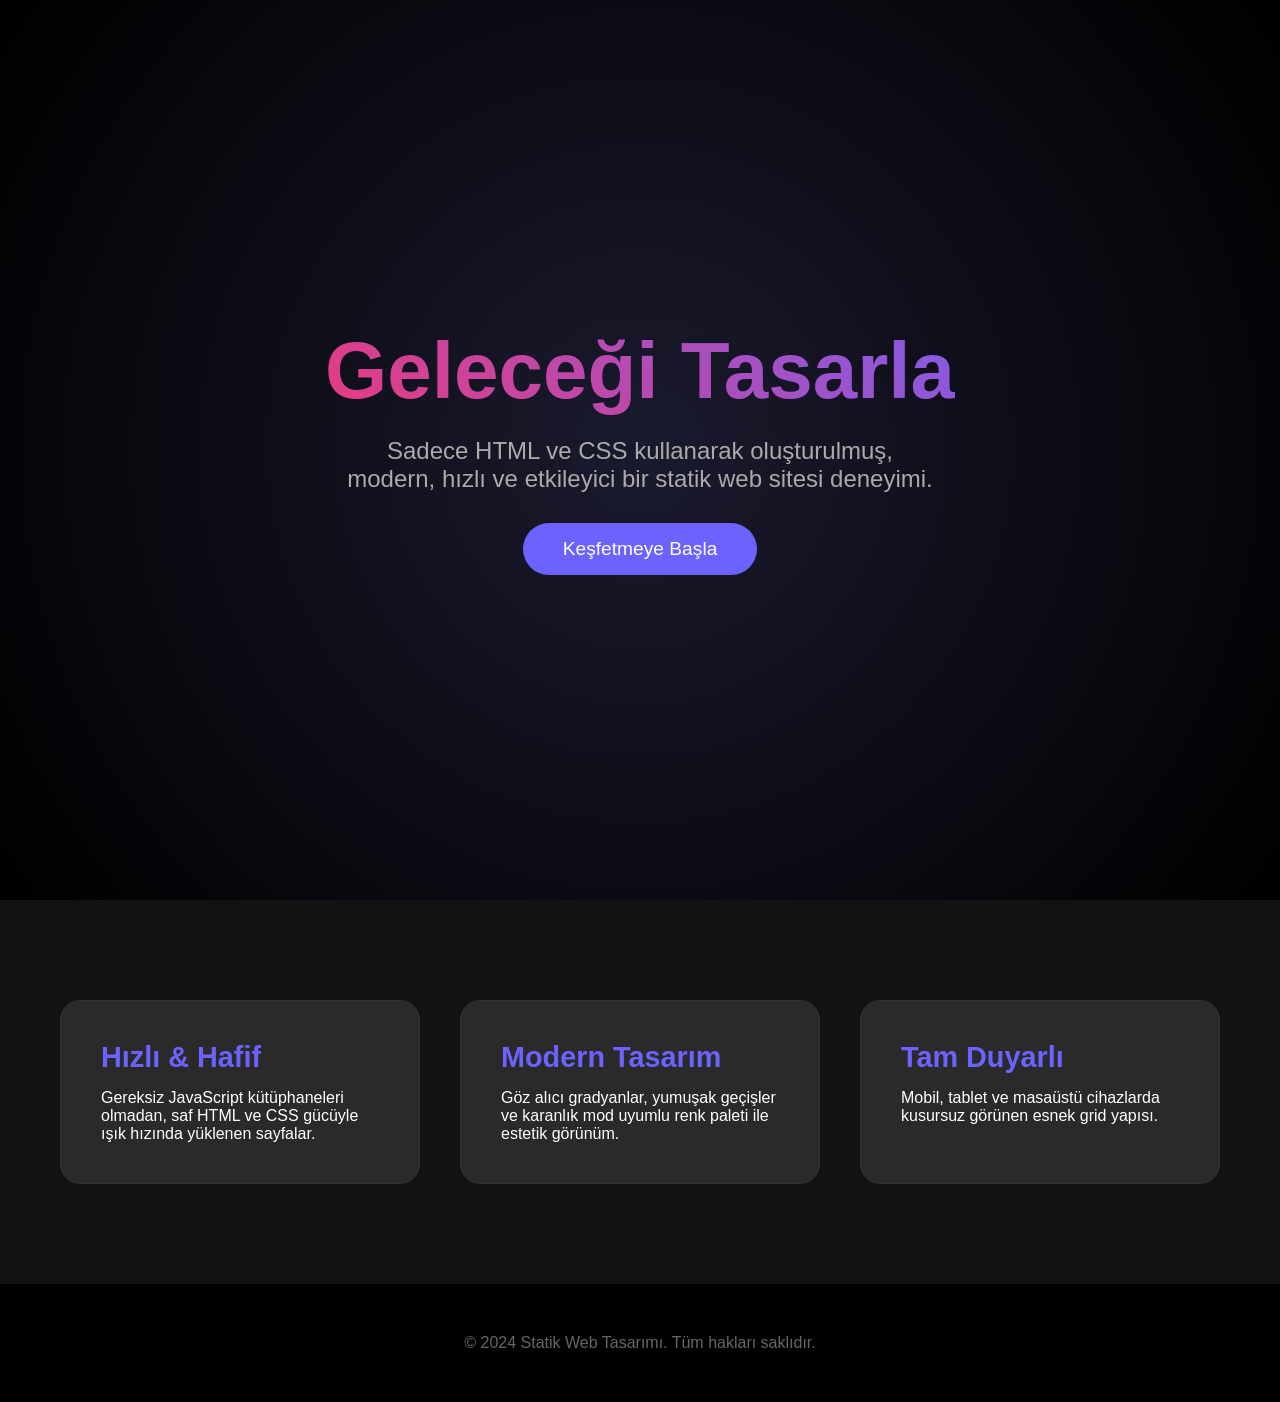
<file: index.html>
<!DOCTYPE html>
<html lang="tr">
<head>
    <meta charset="UTF-8">
    <meta name="viewport" content="width=device-width, initial-scale=1.0">
    <title>Modern Statik Site</title>
    <style>
        :root {
            --primary: #6C63FF;
            --secondary: #2A2A2A;
            --text: #ffffff;
            --bg: #121212;
        }

        * {
            margin: 0;
            padding: 0;
            box-sizing: border-box;
            font-family: 'Segoe UI', Tahoma, Geneva, Verdana, sans-serif;
        }

        body {
            background-color: var(--bg);
            color: var(--text);
            overflow-x: hidden;
        }

        /* Hero Section */
        .hero {
            height: 100vh;
            display: flex;
            align-items: center;
            justify-content: center;
            text-align: center;
            background: radial-gradient(circle at center, #1a1a2e 0%, #000000 100%);
            position: relative;
        }

        .hero-content h1 {
            font-size: 5rem;
            margin-bottom: 20px;
            background: linear-gradient(45deg, #FF3366, #6C63FF, #00C6FF);
            -webkit-background-clip: text;
            -webkit-text-fill-color: transparent;
            animation: gradient 5s ease infinite;
            background-size: 300% 300%;
        }

        .hero-content p {
            font-size: 1.5rem;
            color: #aaa;
            max-width: 600px;
            margin: 0 auto 30px;
        }

        .btn {
            padding: 15px 40px;
            font-size: 1.2rem;
            background: var(--primary);
            color: white;
            border: none;
            border-radius: 50px;
            cursor: pointer;
            transition: transform 0.3s ease, box-shadow 0.3s ease;
            text-decoration: none;
            display: inline-block;
        }

        .btn:hover {
            transform: translateY(-5px);
            box-shadow: 0 10px 20px rgba(108, 99, 255, 0.4);
        }

        /* Features Section */
        .features {
            padding: 100px 20px;
            display: grid;
            grid-template-columns: repeat(auto-fit, minmax(300px, 1fr));
            gap: 40px;
            max-width: 1200px;
            margin: 0 auto;
        }

        .card {
            background: var(--secondary);
            padding: 40px;
            border-radius: 20px;
            transition: transform 0.3s ease;
            border: 1px solid #333;
        }

        .card:hover {
            transform: translateY(-10px);
            border-color: var(--primary);
        }

        .card h3 {
            font-size: 1.8rem;
            margin-bottom: 15px;
            color: var(--primary);
        }

        /* Animations */
        @keyframes gradient {
            0% { background-position: 0% 50%; }
            50% { background-position: 100% 50%; }
            100% { background-position: 0% 50%; }
        }

        /* Footer */
        footer {
            text-align: center;
            padding: 50px;
            background: #000;
            color: #666;
        }
    </style>
</head>
<body>

    <section class="hero">
        <div class="hero-content">
            <h1>Geleceği Tasarla</h1>
            <p>Sadece HTML ve CSS kullanarak oluşturulmuş, modern, hızlı ve etkileyici bir statik web sitesi deneyimi.</p>
            <a href="#features" class="btn">Keşfetmeye Başla</a>
        </div>
    </section>

    <section id="features" class="features">
        <div class="card">
            <h3>Hızlı & Hafif</h3>
            <p>Gereksiz JavaScript kütüphaneleri olmadan, saf HTML ve CSS gücüyle ışık hızında yüklenen sayfalar.</p>
        </div>
        <div class="card">
            <h3>Modern Tasarım</h3>
            <p>Göz alıcı gradyanlar, yumuşak geçişler ve karanlık mod uyumlu renk paleti ile estetik görünüm.</p>
        </div>
        <div class="card">
            <h3>Tam Duyarlı</h3>
            <p>Mobil, tablet ve masaüstü cihazlarda kusursuz görünen esnek grid yapısı.</p>
        </div>
    </section>

    <footer>
        <p>&copy; 2024 Statik Web Tasarımı. Tüm hakları saklıdır.</p>
    </footer>

    <script>
        // Smooth scroll for anchor links
        document.querySelectorAll('a[href^="#"]').forEach(anchor => {
            anchor.addEventListener('click', function (e) {
                e.preventDefault();
                document.querySelector(this.getAttribute('href')).scrollIntoView({
                    behavior: 'smooth'
                });
            });
        });
    </script>
</body>
</html>
</file>
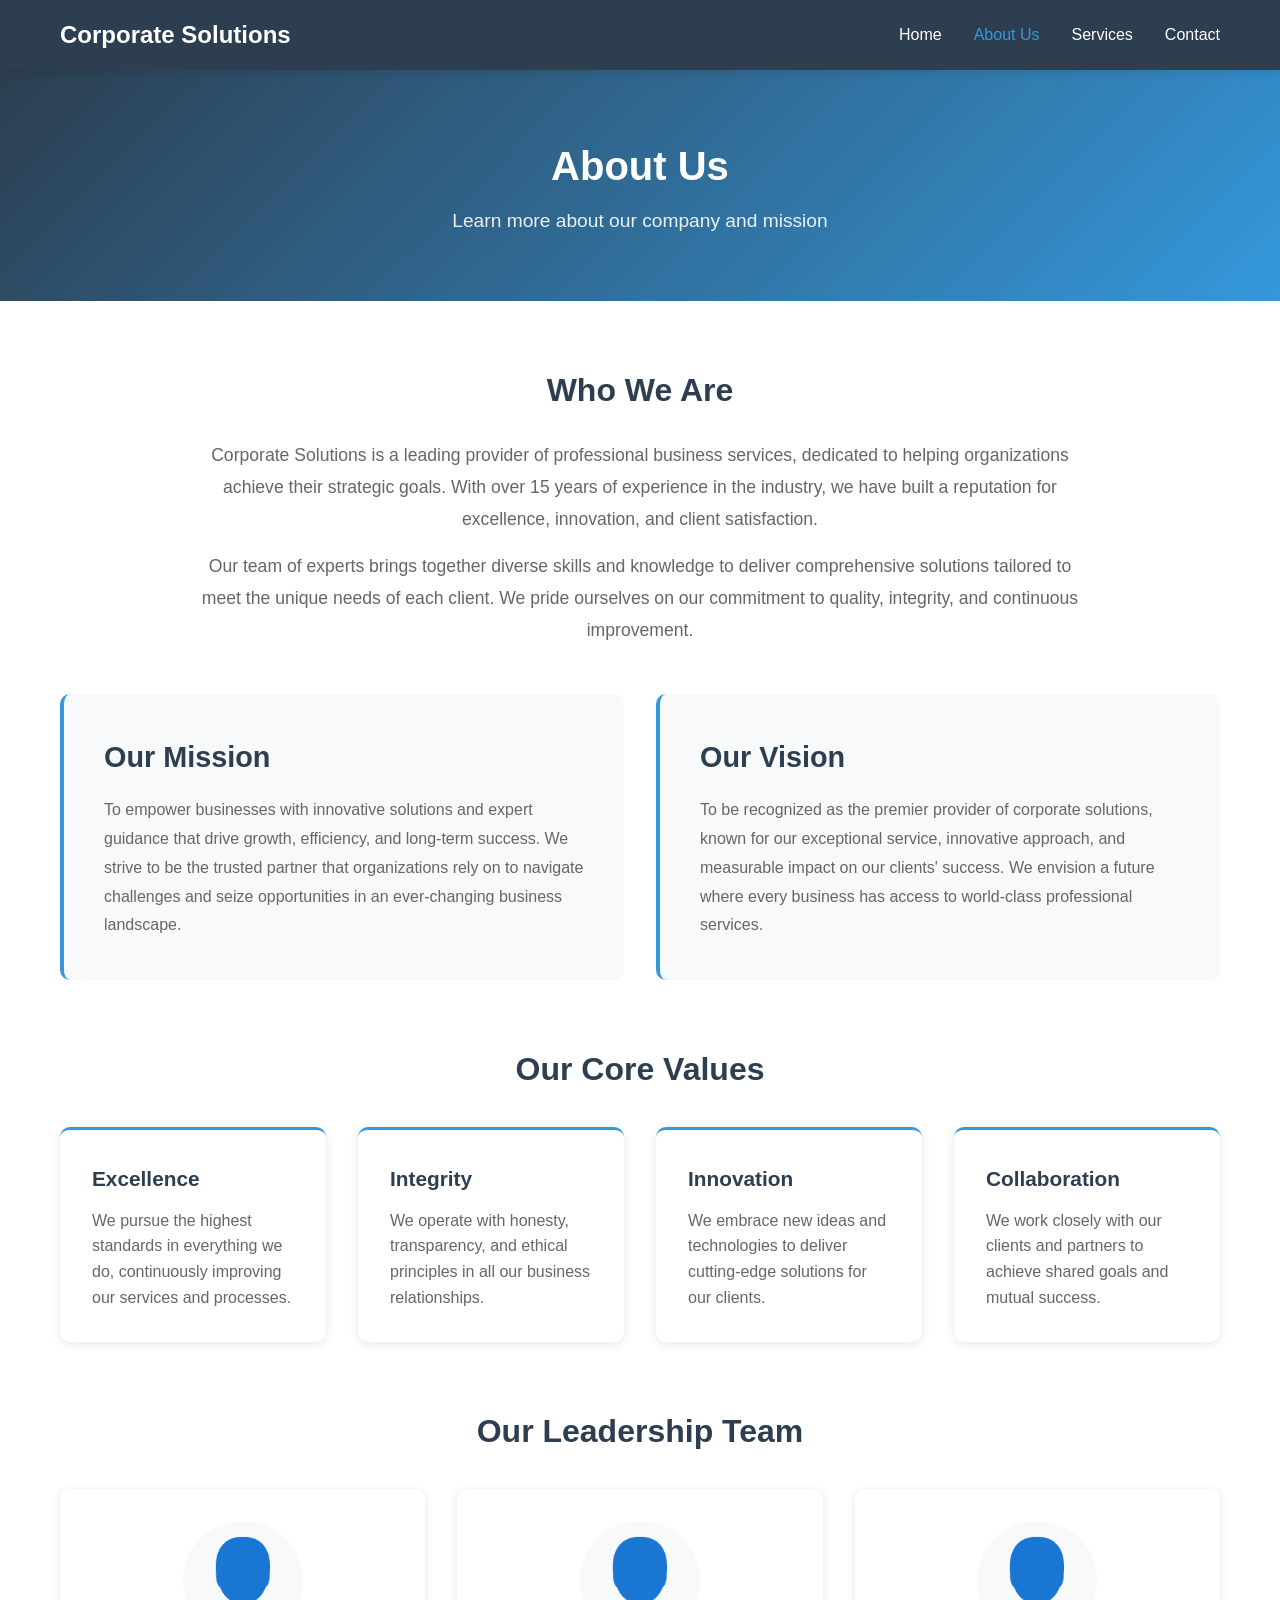
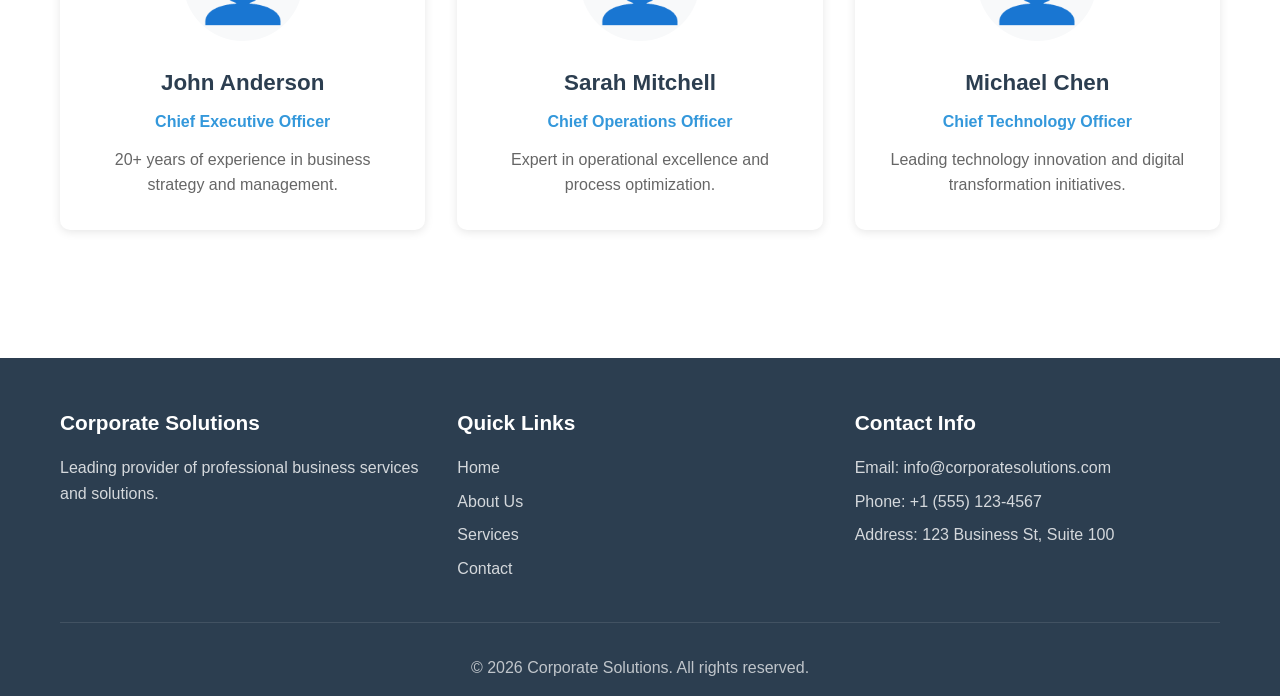
<file: about.html>
<!DOCTYPE html>
<html lang="en">
<head>
    <meta charset="UTF-8">
    <meta name="viewport" content="width=device-width, initial-scale=1.0">
    <meta name="description" content="Learn more about Corporate Solutions">
    <title>About Us - Corporate Solutions</title>
    <link rel="stylesheet" href="styles.css">
</head>
<body>
    <header>
        <nav class="navbar">
            <div class="container">
                <div class="logo">
                    <h1>Corporate Solutions</h1>
                </div>
                <ul class="nav-menu">
                    <li><a href="index.html">Home</a></li>
                    <li><a href="about.html" class="active">About Us</a></li>
                    <li><a href="services.html">Services</a></li>
                    <li><a href="contact.html">Contact</a></li>
                </ul>
                <div class="hamburger">
                    <span></span>
                    <span></span>
                    <span></span>
                </div>
            </div>
        </nav>
    </header>

    <main>
        <section class="page-header">
            <div class="container">
                <h2>About Us</h2>
                <p>Learn more about our company and mission</p>
            </div>
        </section>

        <section class="about-content">
            <div class="container">
                <div class="about-intro">
                    <h3>Who We Are</h3>
                    <p>Corporate Solutions is a leading provider of professional business services, dedicated to helping organizations achieve their strategic goals. With over 15 years of experience in the industry, we have built a reputation for excellence, innovation, and client satisfaction.</p>
                    <p>Our team of experts brings together diverse skills and knowledge to deliver comprehensive solutions tailored to meet the unique needs of each client. We pride ourselves on our commitment to quality, integrity, and continuous improvement.</p>
                </div>

                <div class="mission-vision">
                    <div class="mission-vision-card">
                        <h3>Our Mission</h3>
                        <p>To empower businesses with innovative solutions and expert guidance that drive growth, efficiency, and long-term success. We strive to be the trusted partner that organizations rely on to navigate challenges and seize opportunities in an ever-changing business landscape.</p>
                    </div>
                    <div class="mission-vision-card">
                        <h3>Our Vision</h3>
                        <p>To be recognized as the premier provider of corporate solutions, known for our exceptional service, innovative approach, and measurable impact on our clients' success. We envision a future where every business has access to world-class professional services.</p>
                    </div>
                </div>

                <div class="values-section">
                    <h3>Our Core Values</h3>
                    <div class="values-grid">
                        <div class="value-item">
                            <h4>Excellence</h4>
                            <p>We pursue the highest standards in everything we do, continuously improving our services and processes.</p>
                        </div>
                        <div class="value-item">
                            <h4>Integrity</h4>
                            <p>We operate with honesty, transparency, and ethical principles in all our business relationships.</p>
                        </div>
                        <div class="value-item">
                            <h4>Innovation</h4>
                            <p>We embrace new ideas and technologies to deliver cutting-edge solutions for our clients.</p>
                        </div>
                        <div class="value-item">
                            <h4>Collaboration</h4>
                            <p>We work closely with our clients and partners to achieve shared goals and mutual success.</p>
                        </div>
                    </div>
                </div>

                <div class="team-section">
                    <h3>Our Leadership Team</h3>
                    <div class="team-grid">
                        <div class="team-member">
                            <div class="member-placeholder">👤</div>
                            <h4>John Anderson</h4>
                            <p class="member-title">Chief Executive Officer</p>
                            <p>20+ years of experience in business strategy and management.</p>
                        </div>
                        <div class="team-member">
                            <div class="member-placeholder">👤</div>
                            <h4>Sarah Mitchell</h4>
                            <p class="member-title">Chief Operations Officer</p>
                            <p>Expert in operational excellence and process optimization.</p>
                        </div>
                        <div class="team-member">
                            <div class="member-placeholder">👤</div>
                            <h4>Michael Chen</h4>
                            <p class="member-title">Chief Technology Officer</p>
                            <p>Leading technology innovation and digital transformation initiatives.</p>
                        </div>
                    </div>
                </div>
            </div>
        </section>
    </main>

    <footer>
        <div class="container">
            <div class="footer-content">
                <div class="footer-section">
                    <h3>Corporate Solutions</h3>
                    <p>Leading provider of professional business services and solutions.</p>
                </div>
                <div class="footer-section">
                    <h3>Quick Links</h3>
                    <ul>
                        <li><a href="index.html">Home</a></li>
                        <li><a href="about.html">About Us</a></li>
                        <li><a href="services.html">Services</a></li>
                        <li><a href="contact.html">Contact</a></li>
                    </ul>
                </div>
                <div class="footer-section">
                    <h3>Contact Info</h3>
                    <p>Email: info@corporatesolutions.com</p>
                    <p>Phone: +1 (555) 123-4567</p>
                    <p>Address: 123 Business St, Suite 100</p>
                </div>
            </div>
            <div class="footer-bottom">
                <p>&copy; 2026 Corporate Solutions. All rights reserved.</p>
            </div>
        </div>
    </footer>

    <script>
        // Mobile menu toggle
        const hamburger = document.querySelector('.hamburger');
        const navMenu = document.querySelector('.nav-menu');

        hamburger.addEventListener('click', () => {
            hamburger.classList.toggle('active');
            navMenu.classList.toggle('active');
        });

        // Close menu when clicking on a link
        document.querySelectorAll('.nav-menu a').forEach(link => {
            link.addEventListener('click', () => {
                hamburger.classList.remove('active');
                navMenu.classList.remove('active');
            });
        });
    </script>
</body>
</html>
</file>
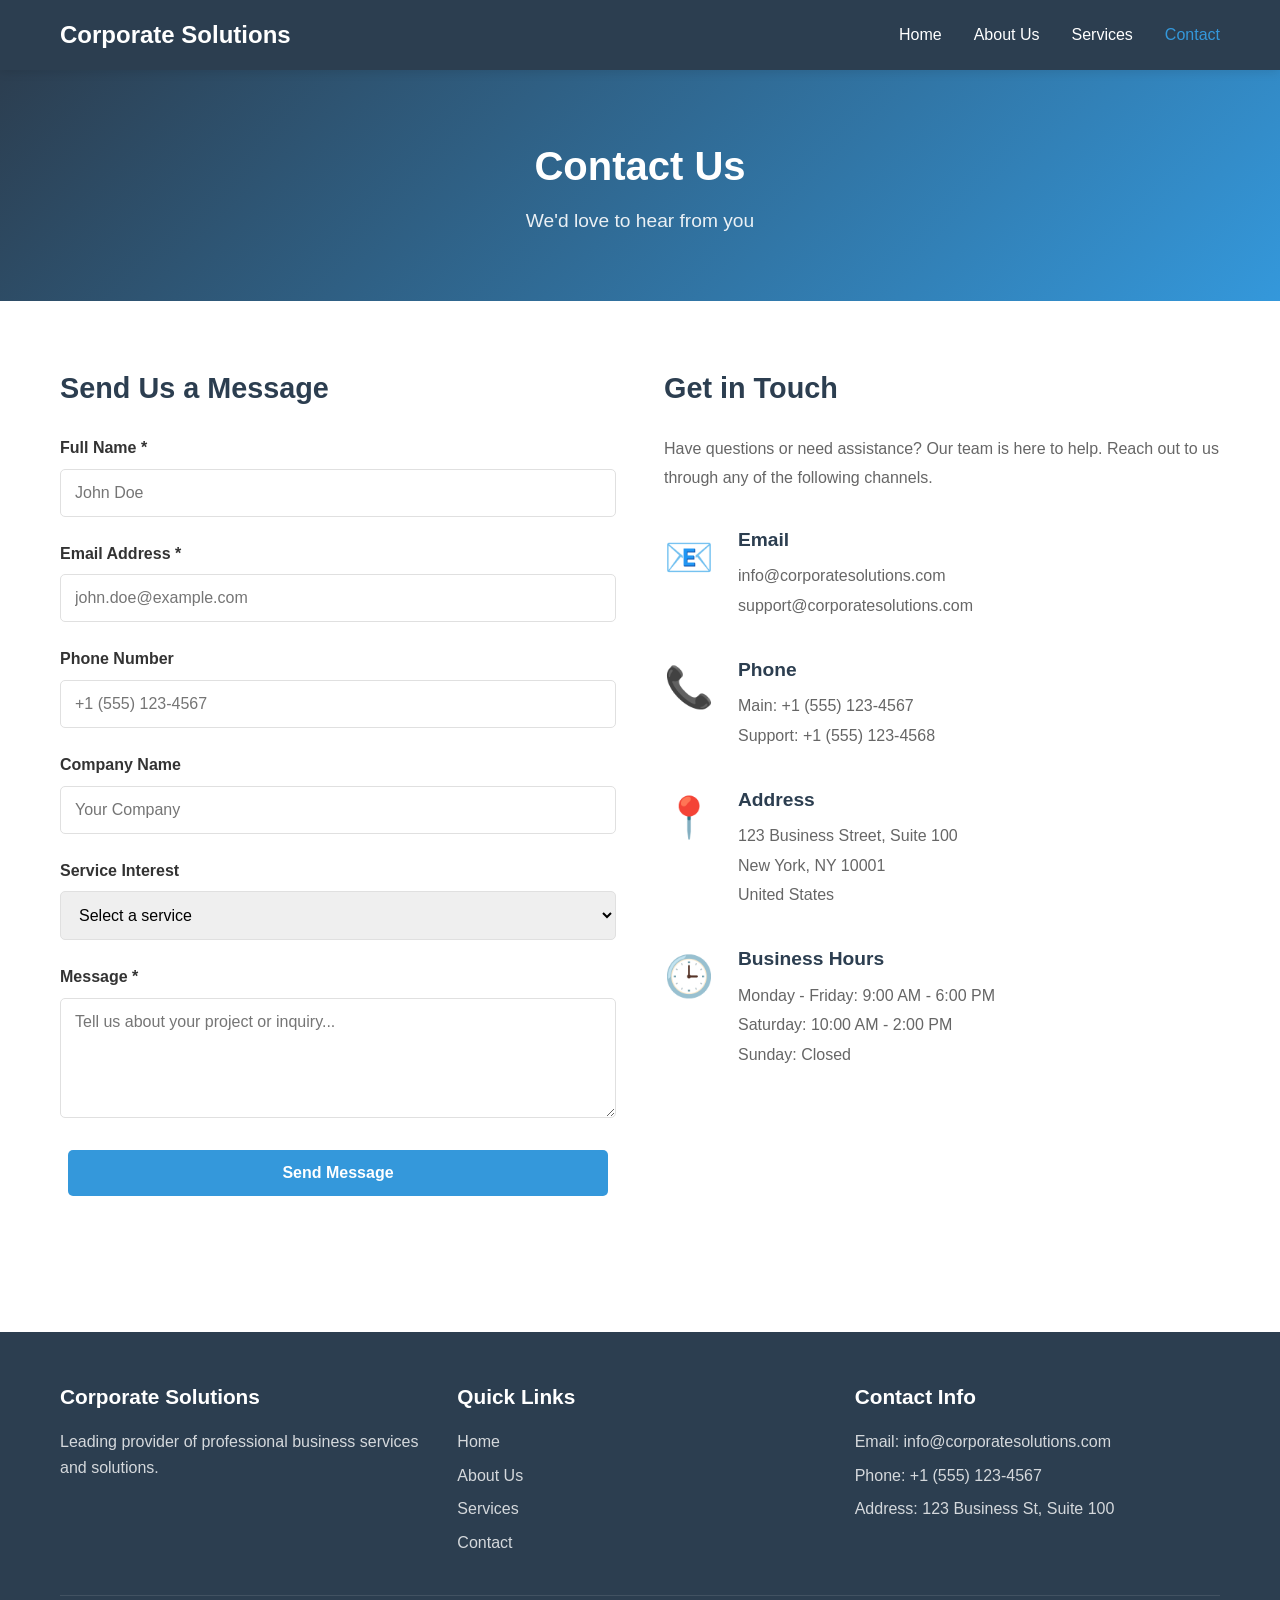
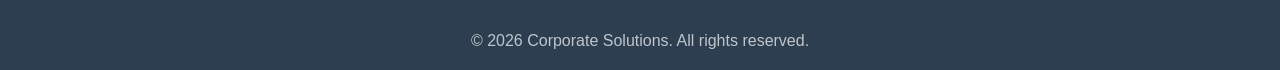
<file: contact.html>
<!DOCTYPE html>
<html lang="en">
<head>
    <meta charset="UTF-8">
    <meta name="viewport" content="width=device-width, initial-scale=1.0">
    <meta name="description" content="Get in touch with Corporate Solutions">
    <title>Contact - Corporate Solutions</title>
    <link rel="stylesheet" href="styles.css">
</head>
<body>
    <header>
        <nav class="navbar">
            <div class="container">
                <div class="logo">
                    <h1>Corporate Solutions</h1>
                </div>
                <ul class="nav-menu">
                    <li><a href="index.html">Home</a></li>
                    <li><a href="about.html">About Us</a></li>
                    <li><a href="services.html">Services</a></li>
                    <li><a href="contact.html" class="active">Contact</a></li>
                </ul>
                <div class="hamburger">
                    <span></span>
                    <span></span>
                    <span></span>
                </div>
            </div>
        </nav>
    </header>

    <main>
        <section class="page-header">
            <div class="container">
                <h2>Contact Us</h2>
                <p>We'd love to hear from you</p>
            </div>
        </section>

        <section class="contact-content">
            <div class="container">
                <div class="contact-grid">
                    <div class="contact-form-wrapper">
                        <h3>Send Us a Message</h3>
                        <form id="contactForm" class="contact-form">
                            <div class="form-group">
                                <label for="name">Full Name *</label>
                                <input type="text" id="name" name="name" required placeholder="John Doe">
                            </div>
                            
                            <div class="form-group">
                                <label for="email">Email Address *</label>
                                <input type="email" id="email" name="email" required placeholder="john.doe@example.com">
                            </div>
                            
                            <div class="form-group">
                                <label for="phone">Phone Number</label>
                                <input type="tel" id="phone" name="phone" placeholder="+1 (555) 123-4567">
                            </div>
                            
                            <div class="form-group">
                                <label for="company">Company Name</label>
                                <input type="text" id="company" name="company" placeholder="Your Company">
                            </div>
                            
                            <div class="form-group">
                                <label for="service">Service Interest</label>
                                <select id="service" name="service">
                                    <option value="">Select a service</option>
                                    <option value="consulting">Business Consulting</option>
                                    <option value="financial">Financial Services</option>
                                    <option value="marketing">Marketing Solutions</option>
                                    <option value="technology">Technology Solutions</option>
                                    <option value="hr">Human Resources</option>
                                    <option value="legal">Legal & Compliance</option>
                                    <option value="other">Other</option>
                                </select>
                            </div>
                            
                            <div class="form-group">
                                <label for="message">Message *</label>
                                <textarea id="message" name="message" rows="5" required placeholder="Tell us about your project or inquiry..."></textarea>
                            </div>
                            
                            <button type="submit" class="btn btn-primary">Send Message</button>
                        </form>
                        <div id="formMessage" class="form-message"></div>
                    </div>
                    
                    <div class="contact-info-wrapper">
                        <h3>Get in Touch</h3>
                        <p>Have questions or need assistance? Our team is here to help. Reach out to us through any of the following channels.</p>
                        
                        <div class="contact-info-items">
                            <div class="contact-info-item">
                                <div class="info-icon">📧</div>
                                <div class="info-content">
                                    <h4>Email</h4>
                                    <p>info@corporatesolutions.com</p>
                                    <p>support@corporatesolutions.com</p>
                                </div>
                            </div>
                            
                            <div class="contact-info-item">
                                <div class="info-icon">📞</div>
                                <div class="info-content">
                                    <h4>Phone</h4>
                                    <p>Main: +1 (555) 123-4567</p>
                                    <p>Support: +1 (555) 123-4568</p>
                                </div>
                            </div>
                            
                            <div class="contact-info-item">
                                <div class="info-icon">📍</div>
                                <div class="info-content">
                                    <h4>Address</h4>
                                    <p>123 Business Street, Suite 100</p>
                                    <p>New York, NY 10001</p>
                                    <p>United States</p>
                                </div>
                            </div>
                            
                            <div class="contact-info-item">
                                <div class="info-icon">🕒</div>
                                <div class="info-content">
                                    <h4>Business Hours</h4>
                                    <p>Monday - Friday: 9:00 AM - 6:00 PM</p>
                                    <p>Saturday: 10:00 AM - 2:00 PM</p>
                                    <p>Sunday: Closed</p>
                                </div>
                            </div>
                        </div>
                    </div>
                </div>
            </div>
        </section>
    </main>

    <footer>
        <div class="container">
            <div class="footer-content">
                <div class="footer-section">
                    <h3>Corporate Solutions</h3>
                    <p>Leading provider of professional business services and solutions.</p>
                </div>
                <div class="footer-section">
                    <h3>Quick Links</h3>
                    <ul>
                        <li><a href="index.html">Home</a></li>
                        <li><a href="about.html">About Us</a></li>
                        <li><a href="services.html">Services</a></li>
                        <li><a href="contact.html">Contact</a></li>
                    </ul>
                </div>
                <div class="footer-section">
                    <h3>Contact Info</h3>
                    <p>Email: info@corporatesolutions.com</p>
                    <p>Phone: +1 (555) 123-4567</p>
                    <p>Address: 123 Business St, Suite 100</p>
                </div>
            </div>
            <div class="footer-bottom">
                <p>&copy; 2026 Corporate Solutions. All rights reserved.</p>
            </div>
        </div>
    </footer>

    <script>
        // Mobile menu toggle
        const hamburger = document.querySelector('.hamburger');
        const navMenu = document.querySelector('.nav-menu');

        hamburger.addEventListener('click', () => {
            hamburger.classList.toggle('active');
            navMenu.classList.toggle('active');
        });

        // Close menu when clicking on a link
        document.querySelectorAll('.nav-menu a').forEach(link => {
            link.addEventListener('click', () => {
                hamburger.classList.remove('active');
                navMenu.classList.remove('active');
            });
        });

        // Contact form handling
        const contactForm = document.getElementById('contactForm');
        const formMessage = document.getElementById('formMessage');

        contactForm.addEventListener('submit', (e) => {
            e.preventDefault();
            
            // Show success message
            formMessage.innerHTML = '<div class="success-message">Thank you for your message! We will get back to you soon.</div>';
            formMessage.style.display = 'block';
            
            // Reset form
            contactForm.reset();
            
            // Hide message after 5 seconds
            setTimeout(() => {
                formMessage.style.display = 'none';
            }, 5000);
        });
    </script>
</body>
</html>
</file>
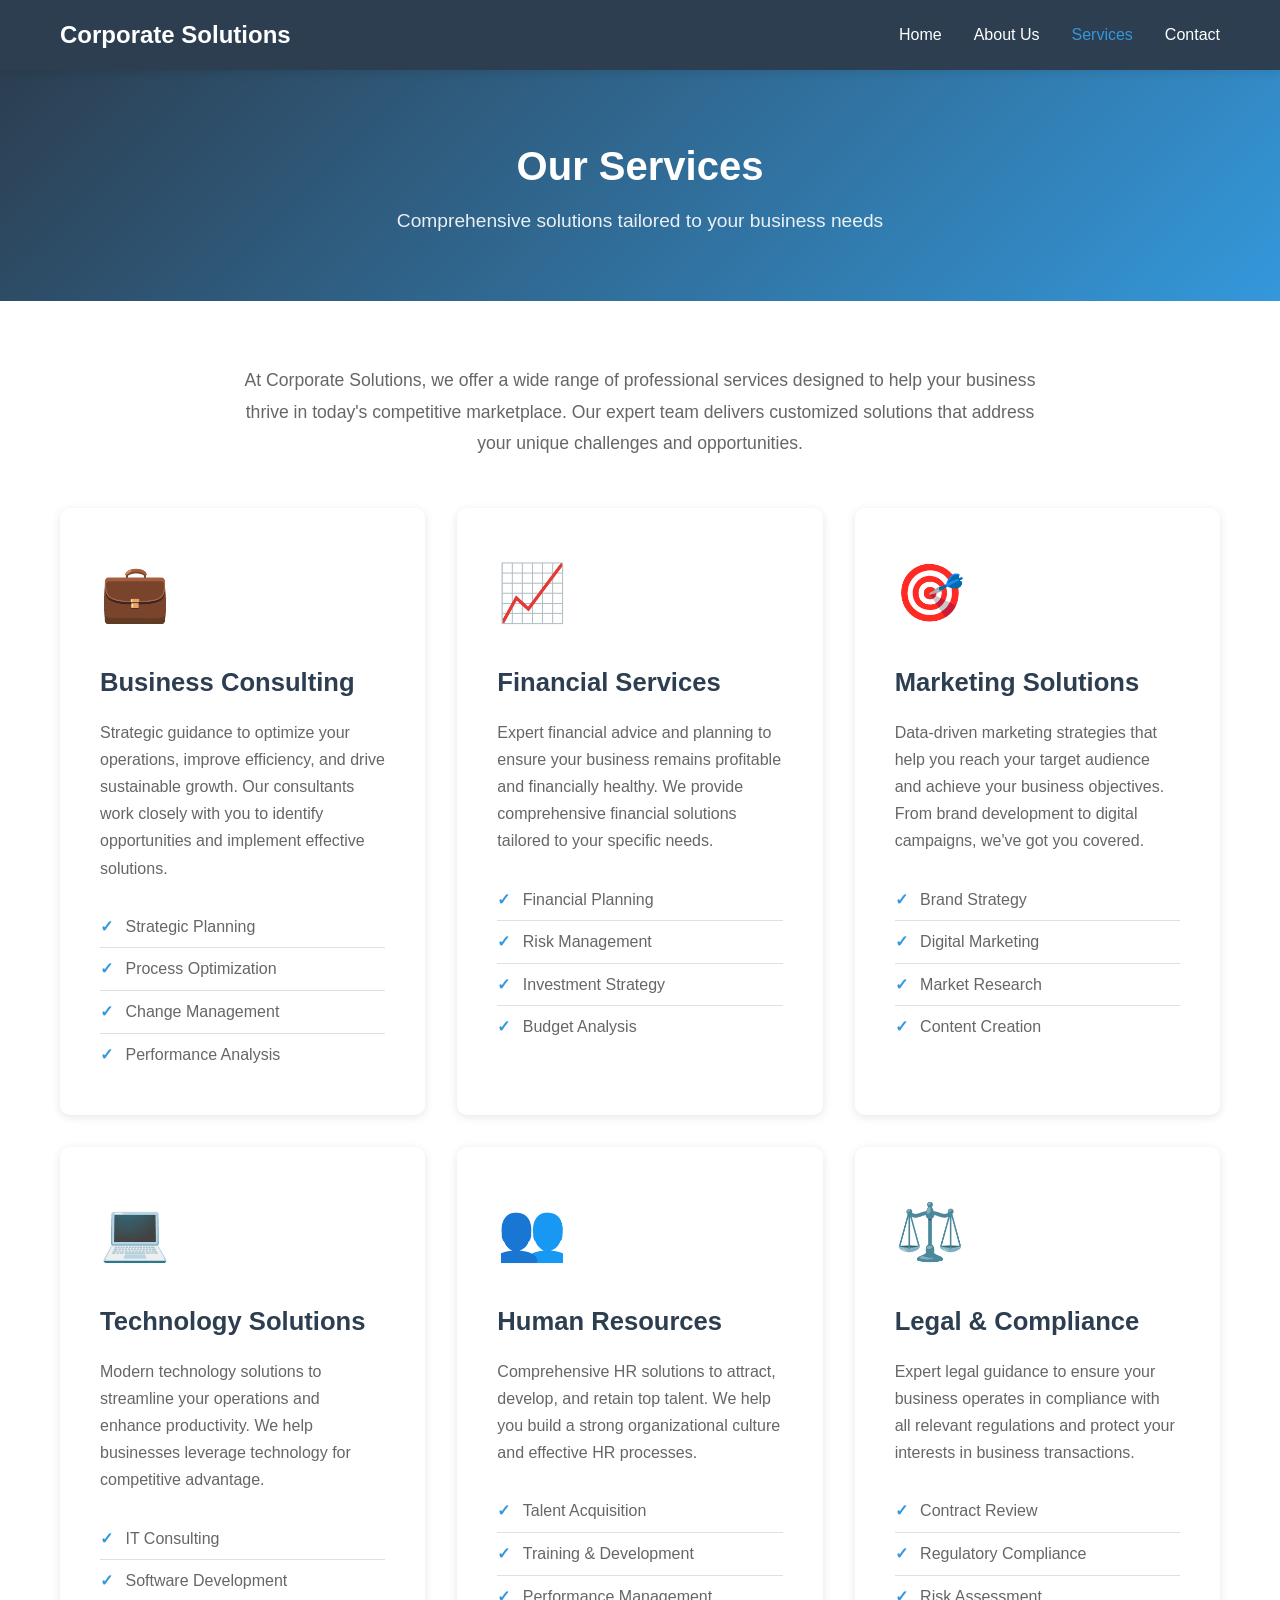
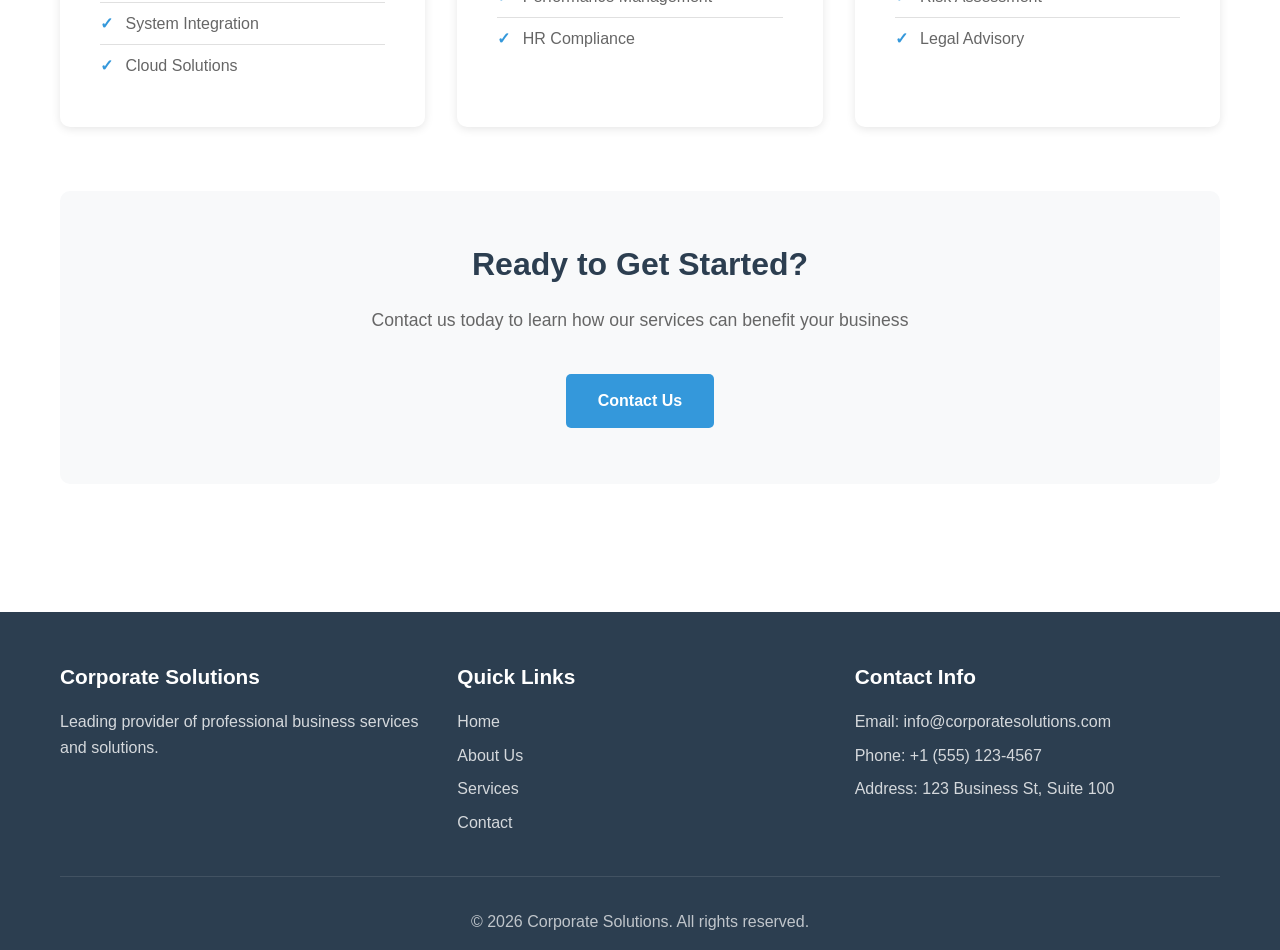
<file: services.html>
<!DOCTYPE html>
<html lang="en">
<head>
    <meta charset="UTF-8">
    <meta name="viewport" content="width=device-width, initial-scale=1.0">
    <meta name="description" content="Explore our professional business services">
    <title>Services - Corporate Solutions</title>
    <link rel="stylesheet" href="styles.css">
</head>
<body>
    <header>
        <nav class="navbar">
            <div class="container">
                <div class="logo">
                    <h1>Corporate Solutions</h1>
                </div>
                <ul class="nav-menu">
                    <li><a href="index.html">Home</a></li>
                    <li><a href="about.html">About Us</a></li>
                    <li><a href="services.html" class="active">Services</a></li>
                    <li><a href="contact.html">Contact</a></li>
                </ul>
                <div class="hamburger">
                    <span></span>
                    <span></span>
                    <span></span>
                </div>
            </div>
        </nav>
    </header>

    <main>
        <section class="page-header">
            <div class="container">
                <h2>Our Services</h2>
                <p>Comprehensive solutions tailored to your business needs</p>
            </div>
        </section>

        <section class="services-content">
            <div class="container">
                <div class="services-intro">
                    <p>At Corporate Solutions, we offer a wide range of professional services designed to help your business thrive in today's competitive marketplace. Our expert team delivers customized solutions that address your unique challenges and opportunities.</p>
                </div>

                <div class="services-grid">
                    <div class="service-card">
                        <div class="service-icon">💼</div>
                        <h3>Business Consulting</h3>
                        <p>Strategic guidance to optimize your operations, improve efficiency, and drive sustainable growth. Our consultants work closely with you to identify opportunities and implement effective solutions.</p>
                        <ul class="service-features">
                            <li>Strategic Planning</li>
                            <li>Process Optimization</li>
                            <li>Change Management</li>
                            <li>Performance Analysis</li>
                        </ul>
                    </div>

                    <div class="service-card">
                        <div class="service-icon">📈</div>
                        <h3>Financial Services</h3>
                        <p>Expert financial advice and planning to ensure your business remains profitable and financially healthy. We provide comprehensive financial solutions tailored to your specific needs.</p>
                        <ul class="service-features">
                            <li>Financial Planning</li>
                            <li>Risk Management</li>
                            <li>Investment Strategy</li>
                            <li>Budget Analysis</li>
                        </ul>
                    </div>

                    <div class="service-card">
                        <div class="service-icon">🎯</div>
                        <h3>Marketing Solutions</h3>
                        <p>Data-driven marketing strategies that help you reach your target audience and achieve your business objectives. From brand development to digital campaigns, we've got you covered.</p>
                        <ul class="service-features">
                            <li>Brand Strategy</li>
                            <li>Digital Marketing</li>
                            <li>Market Research</li>
                            <li>Content Creation</li>
                        </ul>
                    </div>

                    <div class="service-card">
                        <div class="service-icon">💻</div>
                        <h3>Technology Solutions</h3>
                        <p>Modern technology solutions to streamline your operations and enhance productivity. We help businesses leverage technology for competitive advantage.</p>
                        <ul class="service-features">
                            <li>IT Consulting</li>
                            <li>Software Development</li>
                            <li>System Integration</li>
                            <li>Cloud Solutions</li>
                        </ul>
                    </div>

                    <div class="service-card">
                        <div class="service-icon">👥</div>
                        <h3>Human Resources</h3>
                        <p>Comprehensive HR solutions to attract, develop, and retain top talent. We help you build a strong organizational culture and effective HR processes.</p>
                        <ul class="service-features">
                            <li>Talent Acquisition</li>
                            <li>Training & Development</li>
                            <li>Performance Management</li>
                            <li>HR Compliance</li>
                        </ul>
                    </div>

                    <div class="service-card">
                        <div class="service-icon">⚖️</div>
                        <h3>Legal & Compliance</h3>
                        <p>Expert legal guidance to ensure your business operates in compliance with all relevant regulations and protect your interests in business transactions.</p>
                        <ul class="service-features">
                            <li>Contract Review</li>
                            <li>Regulatory Compliance</li>
                            <li>Risk Assessment</li>
                            <li>Legal Advisory</li>
                        </ul>
                    </div>
                </div>

                <div class="cta-section">
                    <h3>Ready to Get Started?</h3>
                    <p>Contact us today to learn how our services can benefit your business</p>
                    <a href="contact.html" class="btn btn-primary">Contact Us</a>
                </div>
            </div>
        </section>
    </main>

    <footer>
        <div class="container">
            <div class="footer-content">
                <div class="footer-section">
                    <h3>Corporate Solutions</h3>
                    <p>Leading provider of professional business services and solutions.</p>
                </div>
                <div class="footer-section">
                    <h3>Quick Links</h3>
                    <ul>
                        <li><a href="index.html">Home</a></li>
                        <li><a href="about.html">About Us</a></li>
                        <li><a href="services.html">Services</a></li>
                        <li><a href="contact.html">Contact</a></li>
                    </ul>
                </div>
                <div class="footer-section">
                    <h3>Contact Info</h3>
                    <p>Email: info@corporatesolutions.com</p>
                    <p>Phone: +1 (555) 123-4567</p>
                    <p>Address: 123 Business St, Suite 100</p>
                </div>
            </div>
            <div class="footer-bottom">
                <p>&copy; 2026 Corporate Solutions. All rights reserved.</p>
            </div>
        </div>
    </footer>

    <script>
        // Mobile menu toggle
        const hamburger = document.querySelector('.hamburger');
        const navMenu = document.querySelector('.nav-menu');

        hamburger.addEventListener('click', () => {
            hamburger.classList.toggle('active');
            navMenu.classList.toggle('active');
        });

        // Close menu when clicking on a link
        document.querySelectorAll('.nav-menu a').forEach(link => {
            link.addEventListener('click', () => {
                hamburger.classList.remove('active');
                navMenu.classList.remove('active');
            });
        });
    </script>
</body>
</html>
</file>
<file: styles.css>
/* Reset and Base Styles */
* {
    margin: 0;
    padding: 0;
    box-sizing: border-box;
}

:root {
    --primary-color: #2c3e50;
    --secondary-color: #3498db;
    --secondary-color-dark: #2980b9;
    --accent-color: #e74c3c;
    --text-dark: #333;
    --text-light: #666;
    --bg-light: #f8f9fa;
    --bg-white: #ffffff;
    --border-color: #e0e0e0;
    --shadow: 0 2px 10px rgba(0, 0, 0, 0.1);
    --shadow-hover: 0 5px 20px rgba(0, 0, 0, 0.15);
}

body {
    font-family: 'Segoe UI', Tahoma, Geneva, Verdana, sans-serif;
    line-height: 1.6;
    color: var(--text-dark);
    background-color: var(--bg-white);
}

.container {
    max-width: 1200px;
    margin: 0 auto;
    padding: 0 20px;
}

/* Navigation */
.navbar {
    background-color: var(--primary-color);
    padding: 1rem 0;
    box-shadow: var(--shadow);
    position: sticky;
    top: 0;
    z-index: 1000;
}

.navbar .container {
    display: flex;
    justify-content: space-between;
    align-items: center;
}

.logo h1 {
    color: var(--bg-white);
    font-size: 1.5rem;
    font-weight: 600;
}

.nav-menu {
    display: flex;
    list-style: none;
    gap: 2rem;
}

.nav-menu a {
    color: var(--bg-white);
    text-decoration: none;
    font-weight: 500;
    transition: color 0.3s ease;
    padding: 0.5rem 0;
}

.nav-menu a:hover,
.nav-menu a.active {
    color: var(--secondary-color);
}

.hamburger {
    display: none;
    flex-direction: column;
    cursor: pointer;
}

.hamburger span {
    width: 25px;
    height: 3px;
    background-color: var(--bg-white);
    margin: 3px 0;
    transition: 0.3s;
}

/* Hero Section */
.hero {
    background: linear-gradient(135deg, var(--primary-color) 0%, var(--secondary-color) 100%);
    color: var(--bg-white);
    padding: 6rem 0;
    text-align: center;
}

.hero-content h2 {
    font-size: 3rem;
    margin-bottom: 1rem;
    font-weight: 700;
}

.hero-content p {
    font-size: 1.3rem;
    margin-bottom: 2rem;
    opacity: 0.95;
}

/* Buttons */
.btn {
    display: inline-block;
    padding: 0.875rem 2rem;
    text-decoration: none;
    border-radius: 5px;
    font-weight: 600;
    transition: all 0.3s ease;
    border: none;
    cursor: pointer;
    font-size: 1rem;
    margin: 0.5rem;
}

.btn-primary {
    background-color: var(--secondary-color);
    color: var(--bg-white);
}

.btn-primary:hover {
    background-color: var(--secondary-color-dark);
    transform: translateY(-2px);
    box-shadow: var(--shadow-hover);
}

.btn-secondary {
    background-color: transparent;
    color: var(--bg-white);
    border: 2px solid var(--bg-white);
}

.btn-secondary:hover {
    background-color: var(--bg-white);
    color: var(--primary-color);
}

.btn-light {
    background-color: var(--bg-white);
    color: var(--primary-color);
}

.btn-light:hover {
    background-color: var(--bg-light);
}

/* Features Section */
.features {
    padding: 5rem 0;
    background-color: var(--bg-light);
}

.section-title {
    text-align: center;
    font-size: 2.5rem;
    margin-bottom: 3rem;
    color: var(--primary-color);
}

.feature-grid {
    display: grid;
    grid-template-columns: repeat(auto-fit, minmax(250px, 1fr));
    gap: 2rem;
}

.feature-card {
    background-color: var(--bg-white);
    padding: 2rem;
    border-radius: 10px;
    box-shadow: var(--shadow);
    text-align: center;
    transition: transform 0.3s ease, box-shadow 0.3s ease;
}

.feature-card:hover {
    transform: translateY(-5px);
    box-shadow: var(--shadow-hover);
}

.feature-icon {
    font-size: 3rem;
    margin-bottom: 1rem;
}

.feature-card h3 {
    color: var(--primary-color);
    margin-bottom: 1rem;
    font-size: 1.5rem;
}

.feature-card p {
    color: var(--text-light);
    line-height: 1.6;
}

/* CTA Section */
.cta {
    background-color: var(--primary-color);
    color: var(--bg-white);
    padding: 4rem 0;
    text-align: center;
}

.cta h2 {
    font-size: 2.5rem;
    margin-bottom: 1rem;
}

.cta p {
    font-size: 1.2rem;
    margin-bottom: 2rem;
    opacity: 0.9;
}

/* Page Header */
.page-header {
    background: linear-gradient(135deg, var(--primary-color) 0%, var(--secondary-color) 100%);
    color: var(--bg-white);
    padding: 4rem 0;
    text-align: center;
}

.page-header h2 {
    font-size: 2.5rem;
    margin-bottom: 0.5rem;
}

.page-header p {
    font-size: 1.2rem;
    opacity: 0.9;
}

/* About Page Styles */
.about-content {
    padding: 4rem 0;
}

.about-intro {
    margin-bottom: 3rem;
    text-align: center;
}

.about-intro h3 {
    font-size: 2rem;
    color: var(--primary-color);
    margin-bottom: 1.5rem;
}

.about-intro p {
    font-size: 1.1rem;
    color: var(--text-light);
    max-width: 900px;
    margin: 0 auto 1rem;
    line-height: 1.8;
}

.mission-vision {
    display: grid;
    grid-template-columns: repeat(auto-fit, minmax(300px, 1fr));
    gap: 2rem;
    margin-bottom: 4rem;
}

.mission-vision-card {
    background-color: var(--bg-light);
    padding: 2.5rem;
    border-radius: 10px;
    border-left: 4px solid var(--secondary-color);
}

.mission-vision-card h3 {
    color: var(--primary-color);
    margin-bottom: 1rem;
    font-size: 1.8rem;
}

.mission-vision-card p {
    color: var(--text-light);
    line-height: 1.8;
}

.values-section {
    margin-bottom: 4rem;
}

.values-section h3 {
    text-align: center;
    font-size: 2rem;
    color: var(--primary-color);
    margin-bottom: 2rem;
}

.values-grid {
    display: grid;
    grid-template-columns: repeat(auto-fit, minmax(250px, 1fr));
    gap: 2rem;
}

.value-item {
    background-color: var(--bg-white);
    padding: 2rem;
    border-radius: 10px;
    box-shadow: var(--shadow);
    border-top: 3px solid var(--secondary-color);
}

.value-item h4 {
    color: var(--primary-color);
    margin-bottom: 0.75rem;
    font-size: 1.3rem;
}

.value-item p {
    color: var(--text-light);
    line-height: 1.6;
}

.team-section h3 {
    text-align: center;
    font-size: 2rem;
    color: var(--primary-color);
    margin-bottom: 2rem;
}

.team-grid {
    display: grid;
    grid-template-columns: repeat(auto-fit, minmax(280px, 1fr));
    gap: 2rem;
}

.team-member {
    background-color: var(--bg-white);
    padding: 2rem;
    border-radius: 10px;
    box-shadow: var(--shadow);
    text-align: center;
    transition: transform 0.3s ease;
}

.team-member:hover {
    transform: translateY(-5px);
}

.member-placeholder {
    font-size: 5rem;
    margin-bottom: 1rem;
    background-color: var(--bg-light);
    width: 120px;
    height: 120px;
    border-radius: 50%;
    display: flex;
    align-items: center;
    justify-content: center;
    margin: 0 auto 1.5rem;
}

.team-member h4 {
    color: var(--primary-color);
    margin-bottom: 0.5rem;
    font-size: 1.4rem;
}

.member-title {
    color: var(--secondary-color);
    font-weight: 600;
    margin-bottom: 0.75rem;
}

.team-member p:last-child {
    color: var(--text-light);
    line-height: 1.6;
}

/* Services Page Styles */
.services-content {
    padding: 4rem 0;
}

.services-intro {
    text-align: center;
    max-width: 800px;
    margin: 0 auto 3rem;
}

.services-intro p {
    font-size: 1.1rem;
    color: var(--text-light);
    line-height: 1.8;
}

.services-grid {
    display: grid;
    grid-template-columns: repeat(auto-fit, minmax(320px, 1fr));
    gap: 2rem;
    margin-bottom: 4rem;
}

.service-card {
    background-color: var(--bg-white);
    padding: 2.5rem;
    border-radius: 10px;
    box-shadow: var(--shadow);
    transition: transform 0.3s ease, box-shadow 0.3s ease;
}

.service-card:hover {
    transform: translateY(-5px);
    box-shadow: var(--shadow-hover);
}

.service-icon {
    font-size: 3.5rem;
    margin-bottom: 1.5rem;
}

.service-card h3 {
    color: var(--primary-color);
    margin-bottom: 1rem;
    font-size: 1.6rem;
}

.service-card > p {
    color: var(--text-light);
    margin-bottom: 1.5rem;
    line-height: 1.7;
}

.service-features {
    list-style: none;
    padding-left: 0;
}

.service-features li {
    color: var(--text-light);
    padding: 0.5rem 0;
    border-bottom: 1px solid var(--border-color);
}

.service-features li:before {
    content: "✓ ";
    color: var(--secondary-color);
    font-weight: bold;
    margin-right: 0.5rem;
}

.service-features li:last-child {
    border-bottom: none;
}

.cta-section {
    text-align: center;
    background-color: var(--bg-light);
    padding: 3rem;
    border-radius: 10px;
}

.cta-section h3 {
    color: var(--primary-color);
    font-size: 2rem;
    margin-bottom: 1rem;
}

.cta-section p {
    color: var(--text-light);
    font-size: 1.1rem;
    margin-bottom: 2rem;
}

/* Contact Page Styles */
.contact-content {
    padding: 4rem 0;
}

.contact-grid {
    display: grid;
    grid-template-columns: 1fr 1fr;
    gap: 3rem;
}

.contact-form-wrapper h3,
.contact-info-wrapper h3 {
    color: var(--primary-color);
    font-size: 1.8rem;
    margin-bottom: 1.5rem;
}

.contact-info-wrapper p {
    color: var(--text-light);
    line-height: 1.8;
    margin-bottom: 2rem;
}

.contact-form {
    display: flex;
    flex-direction: column;
    gap: 1.5rem;
}

.form-group {
    display: flex;
    flex-direction: column;
}

.form-group label {
    color: var(--text-dark);
    font-weight: 600;
    margin-bottom: 0.5rem;
}

.form-group input,
.form-group select,
.form-group textarea {
    padding: 0.875rem;
    border: 1px solid var(--border-color);
    border-radius: 5px;
    font-size: 1rem;
    font-family: inherit;
    transition: border-color 0.3s ease;
}

.form-group input:focus,
.form-group select:focus,
.form-group textarea:focus {
    outline: none;
    border-color: var(--secondary-color);
}

.form-group textarea {
    resize: vertical;
}

.form-message {
    margin-top: 1rem;
    display: none;
}

.success-message {
    background-color: #d4edda;
    color: #155724;
    padding: 1rem;
    border-radius: 5px;
    border: 1px solid #c3e6cb;
}

.contact-info-items {
    display: flex;
    flex-direction: column;
    gap: 2rem;
}

.contact-info-item {
    display: flex;
    gap: 1.5rem;
    align-items: flex-start;
}

.info-icon {
    font-size: 2.5rem;
    flex-shrink: 0;
}

.info-content h4 {
    color: var(--primary-color);
    margin-bottom: 0.5rem;
    font-size: 1.2rem;
}

.info-content p {
    color: var(--text-light);
    line-height: 1.6;
    margin: 0.25rem 0;
}

/* Footer */
footer {
    background-color: var(--primary-color);
    color: var(--bg-white);
    padding: 3rem 0 1rem;
    margin-top: 4rem;
}

.footer-content {
    display: grid;
    grid-template-columns: repeat(auto-fit, minmax(250px, 1fr));
    gap: 2rem;
    margin-bottom: 2rem;
}

.footer-section h3 {
    margin-bottom: 1rem;
    font-size: 1.3rem;
}

.footer-section p {
    color: rgba(255, 255, 255, 0.8);
    line-height: 1.6;
    margin-bottom: 0.5rem;
}

.footer-section ul {
    list-style: none;
}

.footer-section ul li {
    margin-bottom: 0.5rem;
}

.footer-section ul li a {
    color: rgba(255, 255, 255, 0.8);
    text-decoration: none;
    transition: color 0.3s ease;
}

.footer-section ul li a:hover {
    color: var(--secondary-color);
}

.footer-bottom {
    text-align: center;
    padding-top: 2rem;
    border-top: 1px solid rgba(255, 255, 255, 0.1);
}

.footer-bottom p {
    color: rgba(255, 255, 255, 0.7);
}

/* Responsive Design */
@media (max-width: 768px) {
    .hamburger {
        display: flex;
    }

    .nav-menu {
        position: absolute;
        left: -100%;
        top: 70px;
        flex-direction: column;
        background-color: var(--primary-color);
        width: 100%;
        text-align: center;
        transition: 0.3s;
        box-shadow: var(--shadow);
        padding: 2rem 0;
        gap: 0;
    }

    .nav-menu.active {
        left: 0;
    }

    .nav-menu li {
        padding: 1rem 0;
    }

    .hamburger.active span:nth-child(1) {
        transform: rotate(-45deg) translate(-5px, 6px);
    }

    .hamburger.active span:nth-child(2) {
        opacity: 0;
    }

    .hamburger.active span:nth-child(3) {
        transform: rotate(45deg) translate(-5px, -6px);
    }

    .hero-content h2 {
        font-size: 2rem;
    }

    .hero-content p {
        font-size: 1.1rem;
    }

    .section-title {
        font-size: 2rem;
    }

    .feature-grid,
    .values-grid,
    .services-grid {
        grid-template-columns: 1fr;
    }

    .contact-grid {
        grid-template-columns: 1fr;
    }

    .footer-content {
        grid-template-columns: 1fr;
    }
}

@media (max-width: 480px) {
    .hero {
        padding: 4rem 0;
    }

    .hero-content h2 {
        font-size: 1.75rem;
    }

    .btn {
        padding: 0.75rem 1.5rem;
        font-size: 0.9rem;
    }

    .page-header h2 {
        font-size: 2rem;
    }
}
</file>
